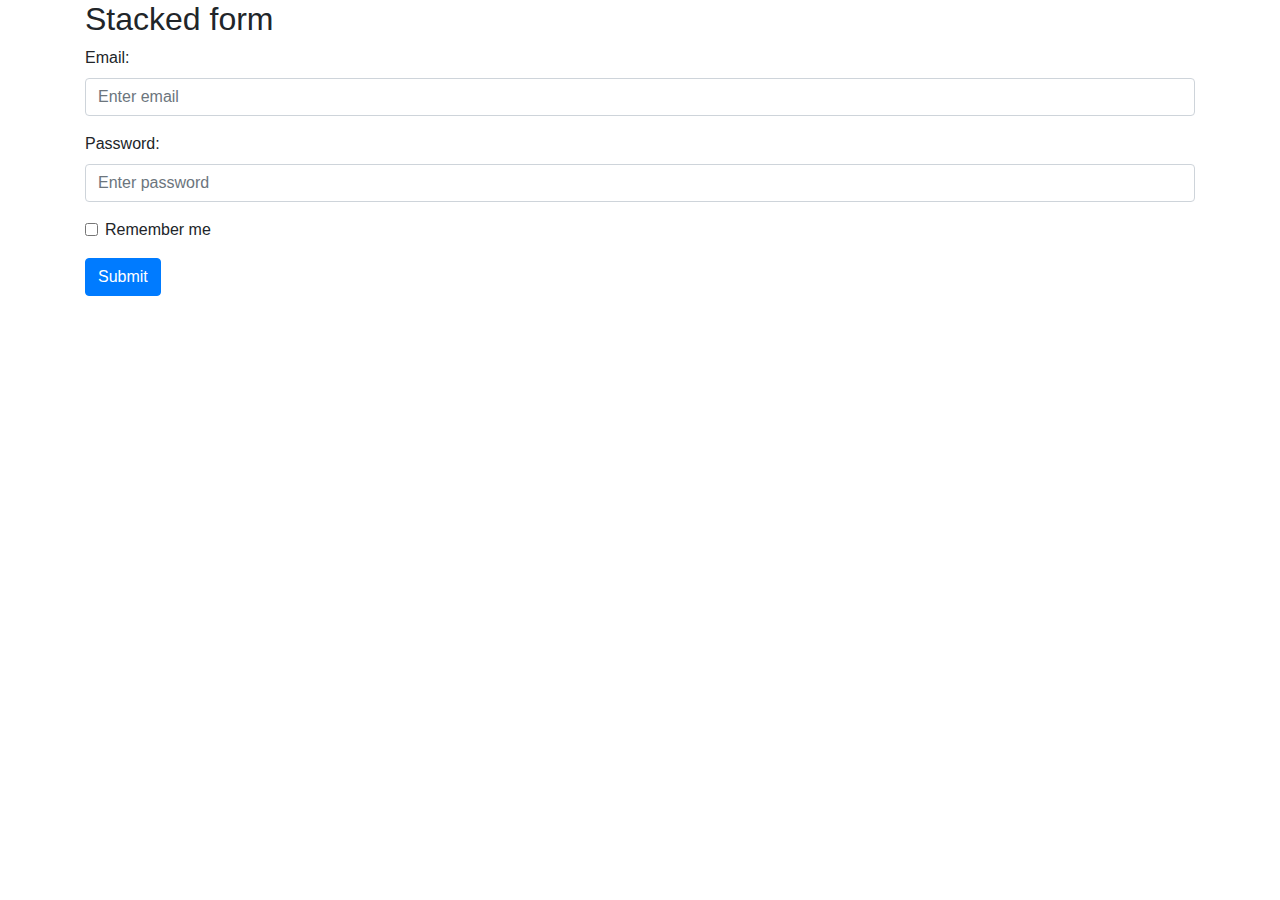
<file: index.html>
<!DOCTYPE html>
<html lang="en">
<head>
    <meta charset="UTF-8">
    <meta http-equiv="X-UA-Compatible" content="IE=edge">
    <meta name="viewport" content="width=device-width, initial-scale=1.0">
    <title>Document</title>
</head>
<body>
    <!DOCTYPE html>
    <html lang="en">
    <head>
      <title>Bootstrap Example</title>
      <meta charset="utf-8">
      <meta name="viewport" content="width=device-width, initial-scale=1">
      <link rel="stylesheet" href="https://cdn.jsdelivr.net/npm/bootstrap@4.6.2/dist/css/bootstrap.min.css">
      <script src="https://cdn.jsdelivr.net/npm/jquery@3.6.1/dist/jquery.slim.min.js"></script>
      <script src="https://cdn.jsdelivr.net/npm/popper.js@1.16.1/dist/umd/popper.min.js"></script>
      <script src="https://cdn.jsdelivr.net/npm/bootstrap@4.6.2/dist/js/bootstrap.bundle.min.js"></script>
    </head>
    <body>
    
    <div class="container">
      <h2>Stacked form</h2>
      <form action="/action_page.php">
        <div class="form-group">
          <label for="email">Email:</label>
          <input type="email" class="form-control" id="email" placeholder="Enter email" name="email">
        </div>
        <div class="form-group">
          <label for="pwd">Password:</label>
          <input type="password" class="form-control" id="pwd" placeholder="Enter password" name="pswd">
        </div>
        <div class="form-group form-check">
          <label class="form-check-label">
            <input class="form-check-input" type="checkbox" name="remember"> Remember me
          </label>
        </div>
        <button type="submit" class="btn btn-primary">Submit</button>
      </form>
    </div>
    
    </body>
    </html>
     
</body>
</html>
</file>
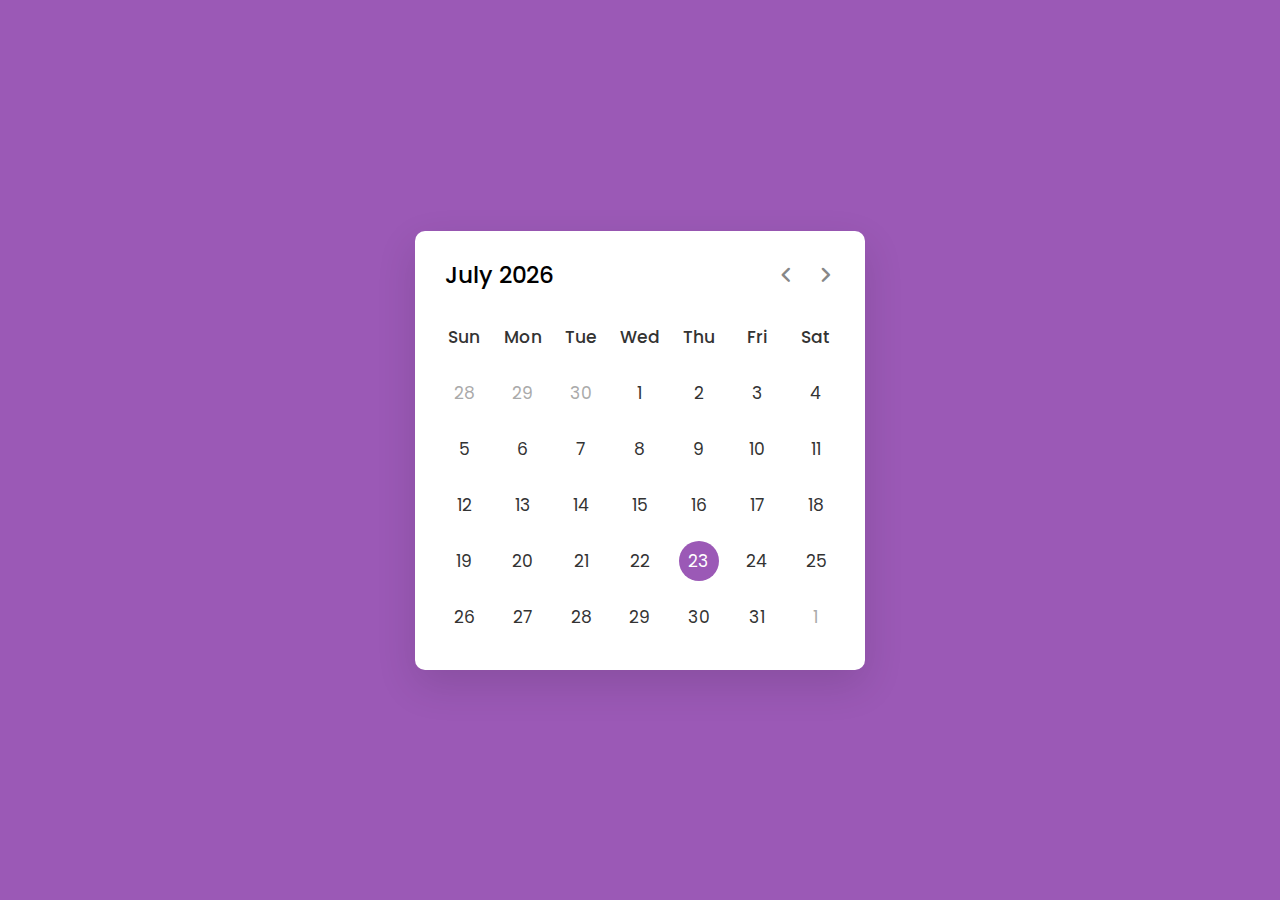
<file: Calendar.html>
<!DOCTYPE html>
<html lang="en">

<head>
  <meta charset="UTF-8">
  <meta http-equiv="X-UA-Compatible" content="IE=edge">
  <meta name="viewport" content="width=device-width, initial-scale=1.0">
  <link rel="stylesheet"
    href="https://fonts.googleapis.com/css2?family=Material+Symbols+Rounded:opsz,wght,FILL,GRAD@20..48,100..700,0..1,-50..200">
  <title>Calendar</title>
</head>
<style>
  /* Import Google font - Poppins */
  @import url('https://fonts.googleapis.com/css2?family=Poppins:wght@400;500;600&display=swap');

  * {
    margin: 0;
    padding: 0;
    box-sizing: border-box;
    font-family: 'Poppins', sans-serif;
  }

  body {
    display: flex;
    align-items: center;
    padding: 0 10px;
    justify-content: center;
    min-height: 100vh;
    background: #9B59B6;
  }

  .wrapper {
    width: 450px;
    background: #fff;
    border-radius: 10px;
    box-shadow: 0 15px 40px rgba(0, 0, 0, 0.12);
  }

  .wrapper header {
    display: flex;
    align-items: center;
    padding: 25px 30px 10px;
    justify-content: space-between;
  }

  header .icons {
    display: flex;
  }

  header .icons span {
    height: 38px;
    width: 38px;
    margin: 0 1px;
    cursor: pointer;
    color: #878787;
    text-align: center;
    line-height: 38px;
    font-size: 1.9rem;
    user-select: none;
    border-radius: 50%;
  }

  .icons span:last-child {
    margin-right: -10px;
  }

  header .icons span:hover {
    background: #f2f2f2;
  }

  header .current-date {
    font-size: 1.45rem;
    font-weight: 500;
  }

  .calendar {
    padding: 20px;
  }

  .calendar ul {
    display: flex;
    flex-wrap: wrap;
    list-style: none;
    text-align: center;
  }

  .calendar .days {
    margin-bottom: 20px;
  }

  .calendar li {
    color: #333;
    width: calc(100% / 7);
    font-size: 1.07rem;
  }

  .calendar .weeks li {
    font-weight: 500;
    cursor: default;
  }

  .calendar .days li {
    z-index: 1;
    cursor: pointer;
    position: relative;
    margin-top: 30px;
  }

  .days li.inactive {
    color: #aaa;
  }

  .days li.active {
    color: #fff;
  }

  .days li::before {
    position: absolute;
    content: "";
    left: 50%;
    top: 50%;
    height: 40px;
    width: 40px;
    z-index: -1;
    border-radius: 50%;
    transform: translate(-50%, -50%);
  }

  .days li.active::before {
    background: #9B59B6;
  }

  .days li:not(.active):hover::before {
    background: #f2f2f2;
  }
</style>

<body>
  <div class="wrapper">
    <header>
      <p class="current-date"></p>
      <div class="icons">
        <span id="prev" class="material-symbols-rounded">chevron_left</span>
        <span id="next" class="material-symbols-rounded">chevron_right</span>
      </div>
    </header>
    <div class="calendar">
      <ul class="weeks">
        <li>Sun</li>
        <li>Mon</li>
        <li>Tue</li>
        <li>Wed</li>
        <li>Thu</li>
        <li>Fri</li>
        <li>Sat</li>
      </ul>
      <ul class="days"></ul>
    </div>
  </div>
</body>

<script>
  const daysTag = document.querySelector(".days"),
currentDate = document.querySelector(".current-date"),
prevNextIcon = document.querySelectorAll(".icons span");

// getting new date, current year and month
let date = new Date(),
currYear = date.getFullYear(),
currMonth = date.getMonth();

// storing full name of all months in array
const months = ["January", "February", "March", "April", "May", "June", "July",
              "August", "September", "October", "November", "December"];

const renderCalendar = () => {
    let firstDayofMonth = new Date(currYear, currMonth, 1).getDay(), // getting first day of month
    lastDateofMonth = new Date(currYear, currMonth + 1, 0).getDate(), // getting last date of month
    lastDayofMonth = new Date(currYear, currMonth, lastDateofMonth).getDay(), // getting last day of month
    lastDateofLastMonth = new Date(currYear, currMonth, 0).getDate(); // getting last date of previous month
    let liTag = "";

    for (let i = firstDayofMonth; i > 0; i--) { // creating li of previous month last days
        liTag += `<li class="inactive">${lastDateofLastMonth - i + 1}</li>`;
    }

    for (let i = 1; i <= lastDateofMonth; i++) { // creating li of all days of current month
        // adding active class to li if the current day, month, and year matched
        let isToday = i === date.getDate() && currMonth === new Date().getMonth() 
                     && currYear === new Date().getFullYear() ? "active" : "";
        liTag += `<li class="${isToday}">${i}</li>`;
    }

    for (let i = lastDayofMonth; i < 6; i++) { // creating li of next month first days
        liTag += `<li class="inactive">${i - lastDayofMonth + 1}</li>`
    }
    currentDate.innerText = `${months[currMonth]} ${currYear}`; // passing current mon and yr as currentDate text
    daysTag.innerHTML = liTag;
}
renderCalendar();

prevNextIcon.forEach(icon => { // getting prev and next icons
    icon.addEventListener("click", () => { // adding click event on both icons
        // if clicked icon is previous icon then decrement current month by 1 else increment it by 1
        currMonth = icon.id === "prev" ? currMonth - 1 : currMonth + 1;

        if(currMonth < 0 || currMonth > 11) { // if current month is less than 0 or greater than 11
            // creating a new date of current year & month and pass it as date value
            date = new Date(currYear, currMonth);
            currYear = date.getFullYear(); // updating current year with new date year
            currMonth = date.getMonth(); // updating current month with new date month
        } else {
            date = new Date(); // pass the current date as date value
        }
        renderCalendar(); // calling renderCalendar function
    });
});
</script>

</html>
</file>
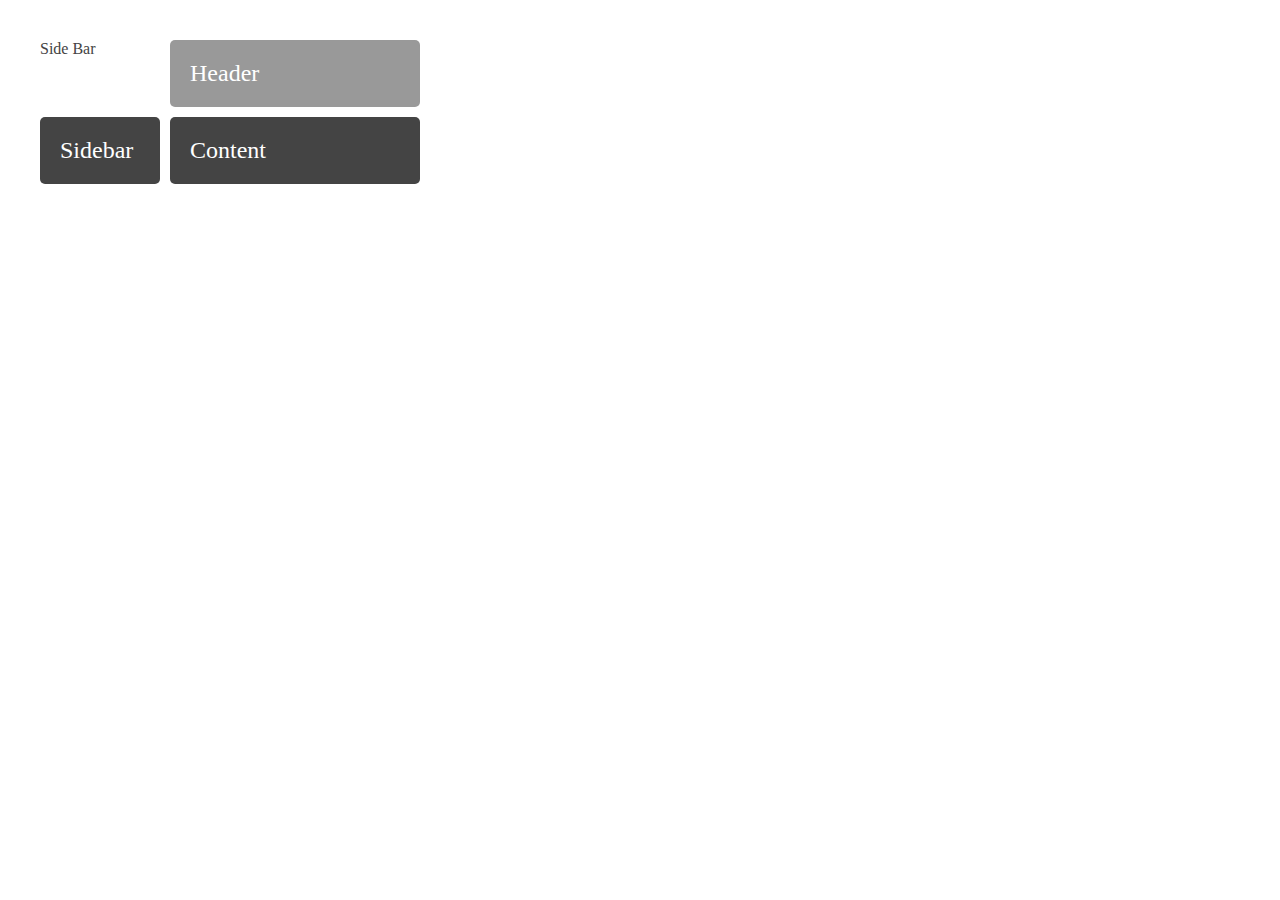
<file: gridexample.html>
<!DOCTYPE html>
<html lang="en">
<head>
    <meta charset="UTF-8">
    <meta http-equiv="X-UA-Compatible" content="IE=edge">
    <meta name="viewport" content="width=device-width, initial-scale=1.0">
    <title>Document</title>
</head>
<style>
    body {
  margin: 40px;
}

.sidebar {
    grid-area: sidebar;
  }

  .content {
    grid-area: content;
  }

  .header {
    grid-area: header;
  }


  .wrapper {
    display: grid;
    grid-gap: 10px;
    grid-template-columns: 120px  120px  120px;
    grid-template-areas:
               "....... header  header"
               "sidebar content content";
               
    background-color: #fff;
    color: #444;
  }
.box {
  background-color: #444;
  color: #fff;
  border-radius: 5px;
  padding: 20px;
  font-size: 150%;
}

.header {
  background-color: #999;
}

.sidebar{
    grid-area: sidebar;
}

</style>
<body>
    <div class="wrapper">
        <div class="box header">Header</div>
        <div class="box sidebar">Sidebar</div>
        <div class="box content">Content</div>
        <div class="side bar">Side Bar</div>
      </div>
</body>
</html>
</file>
